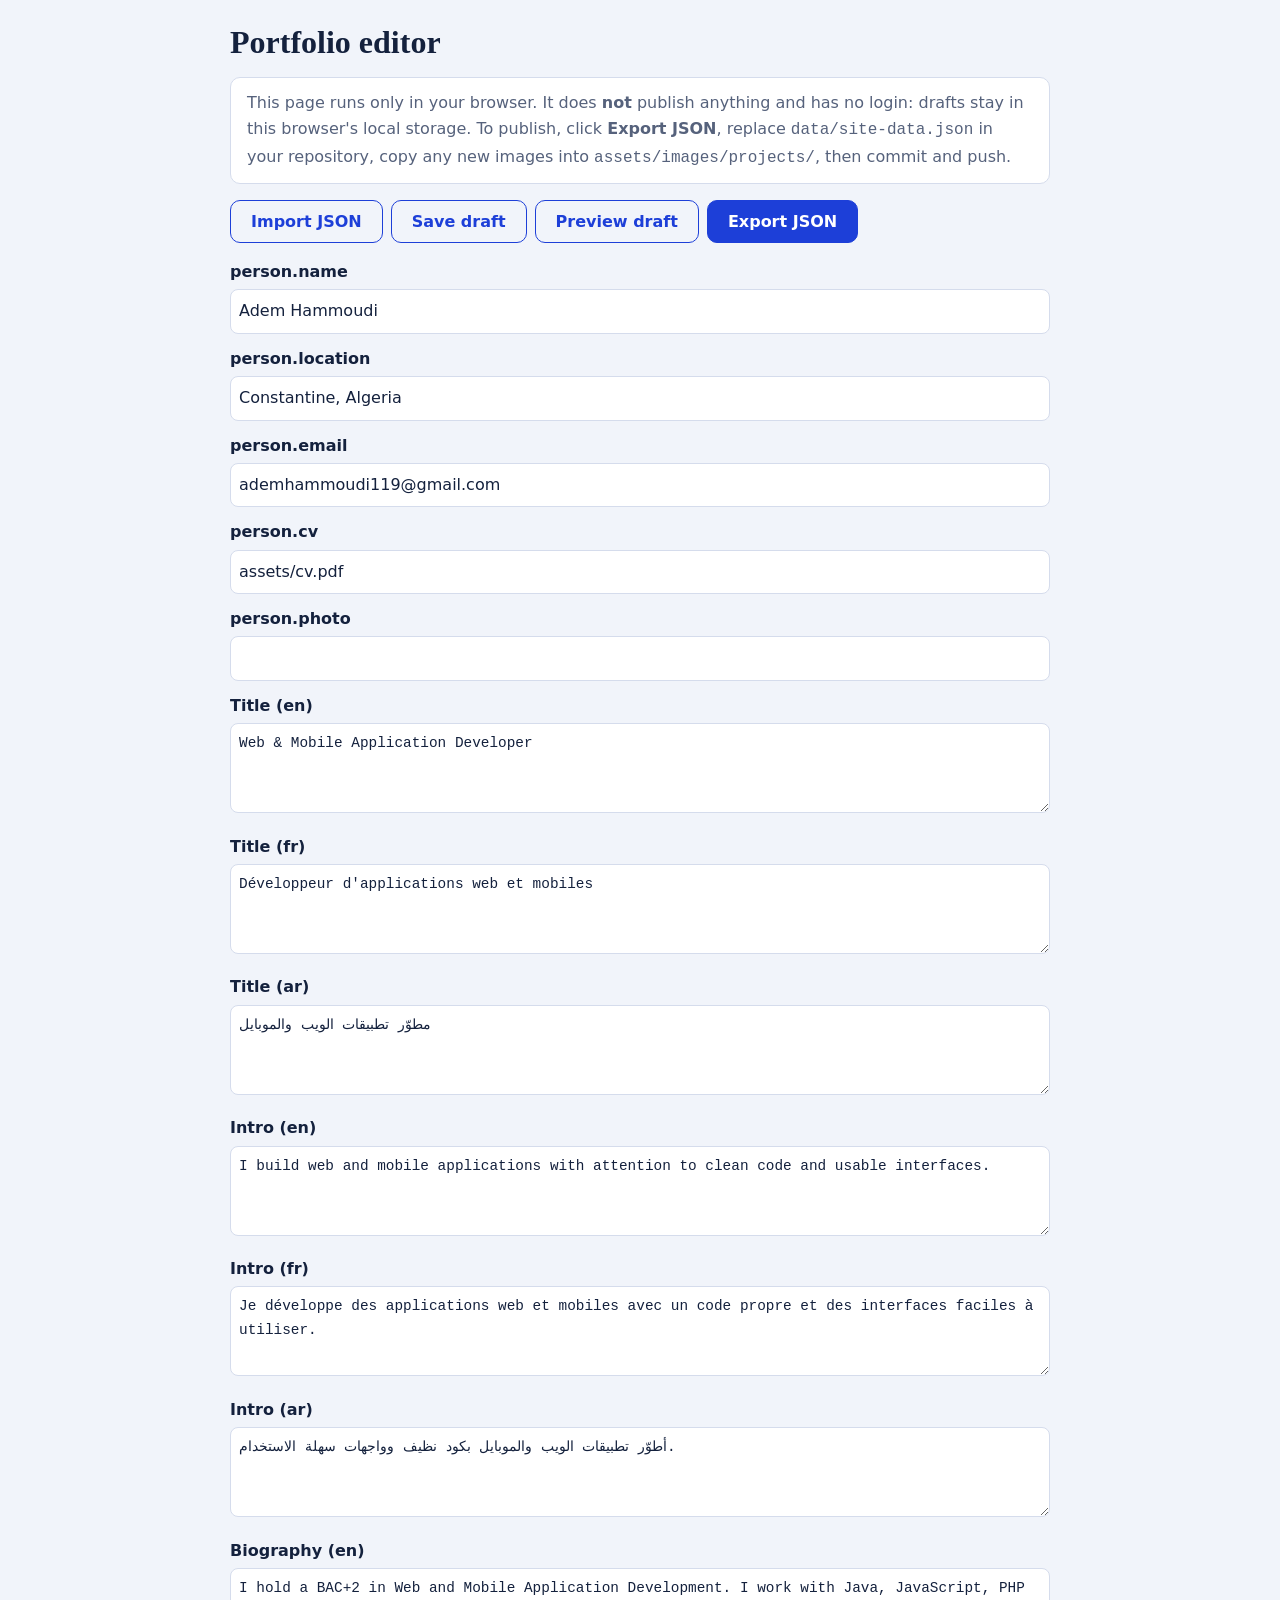
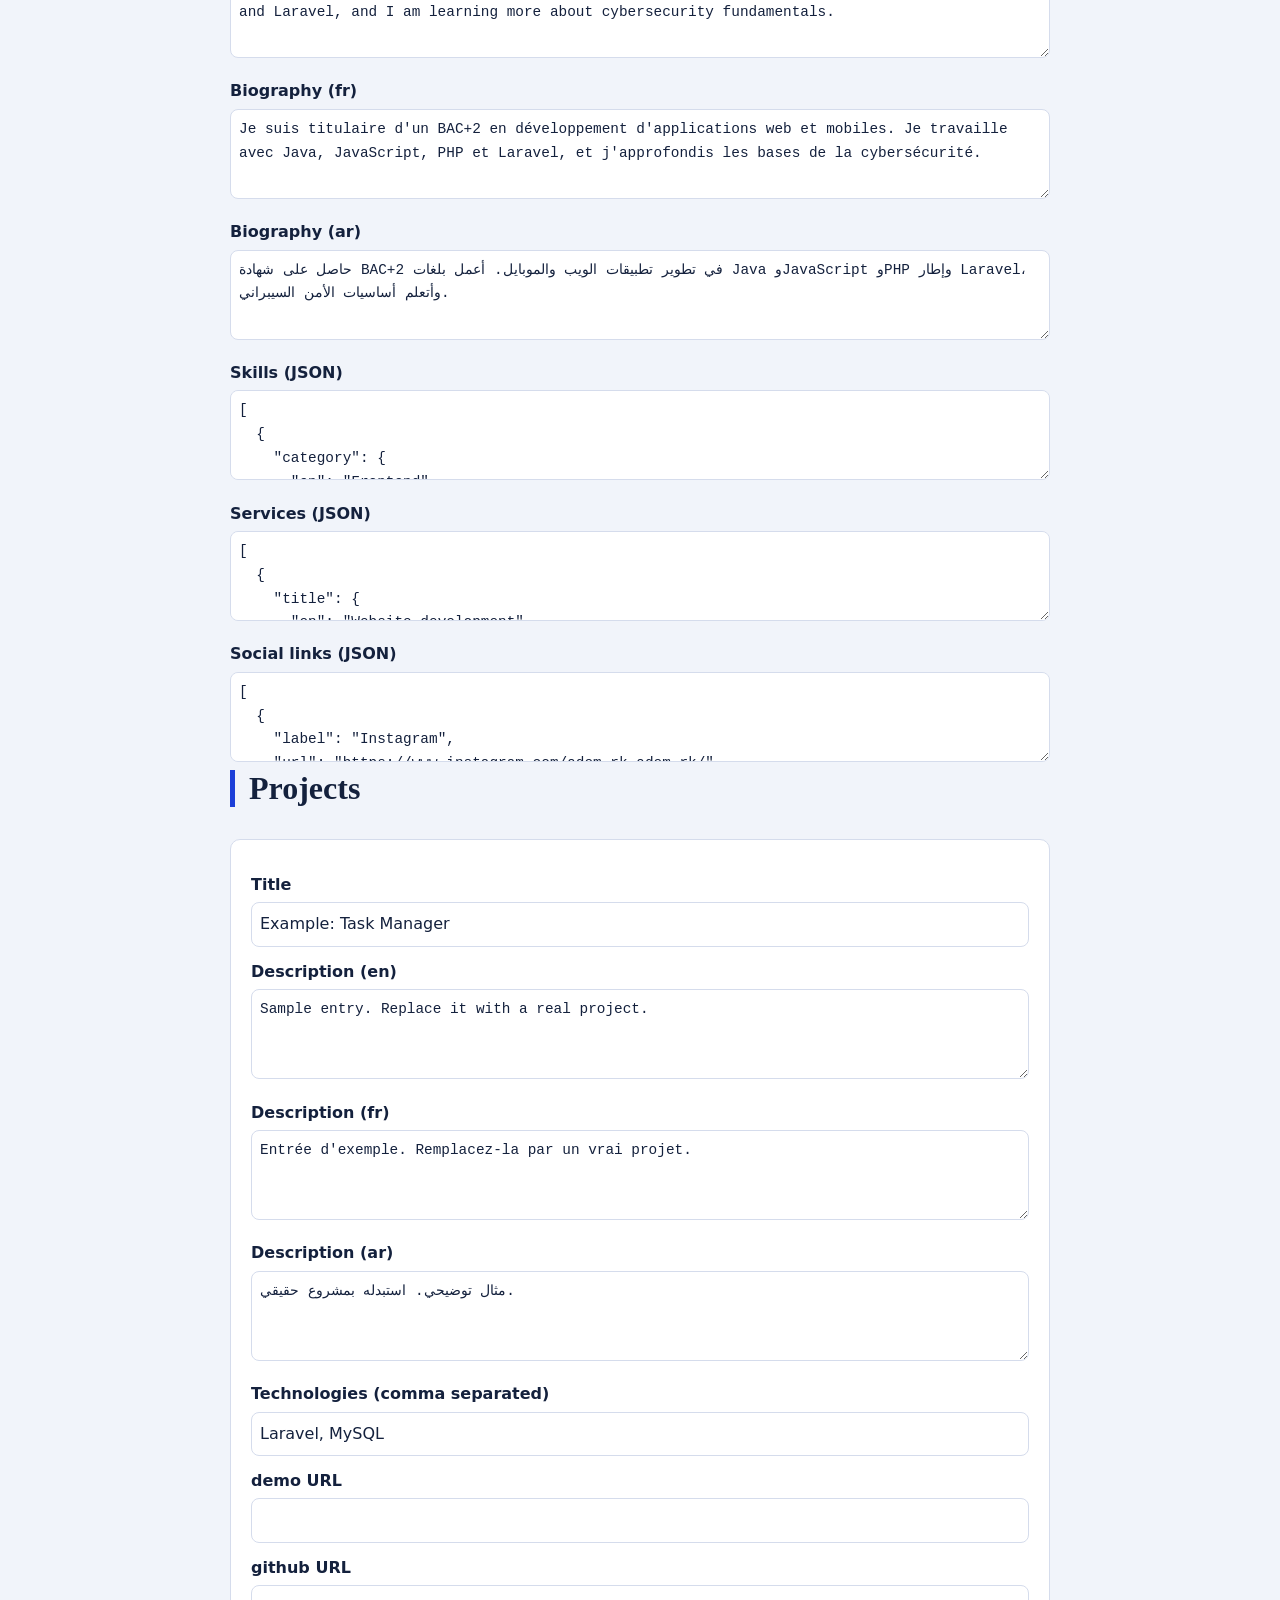
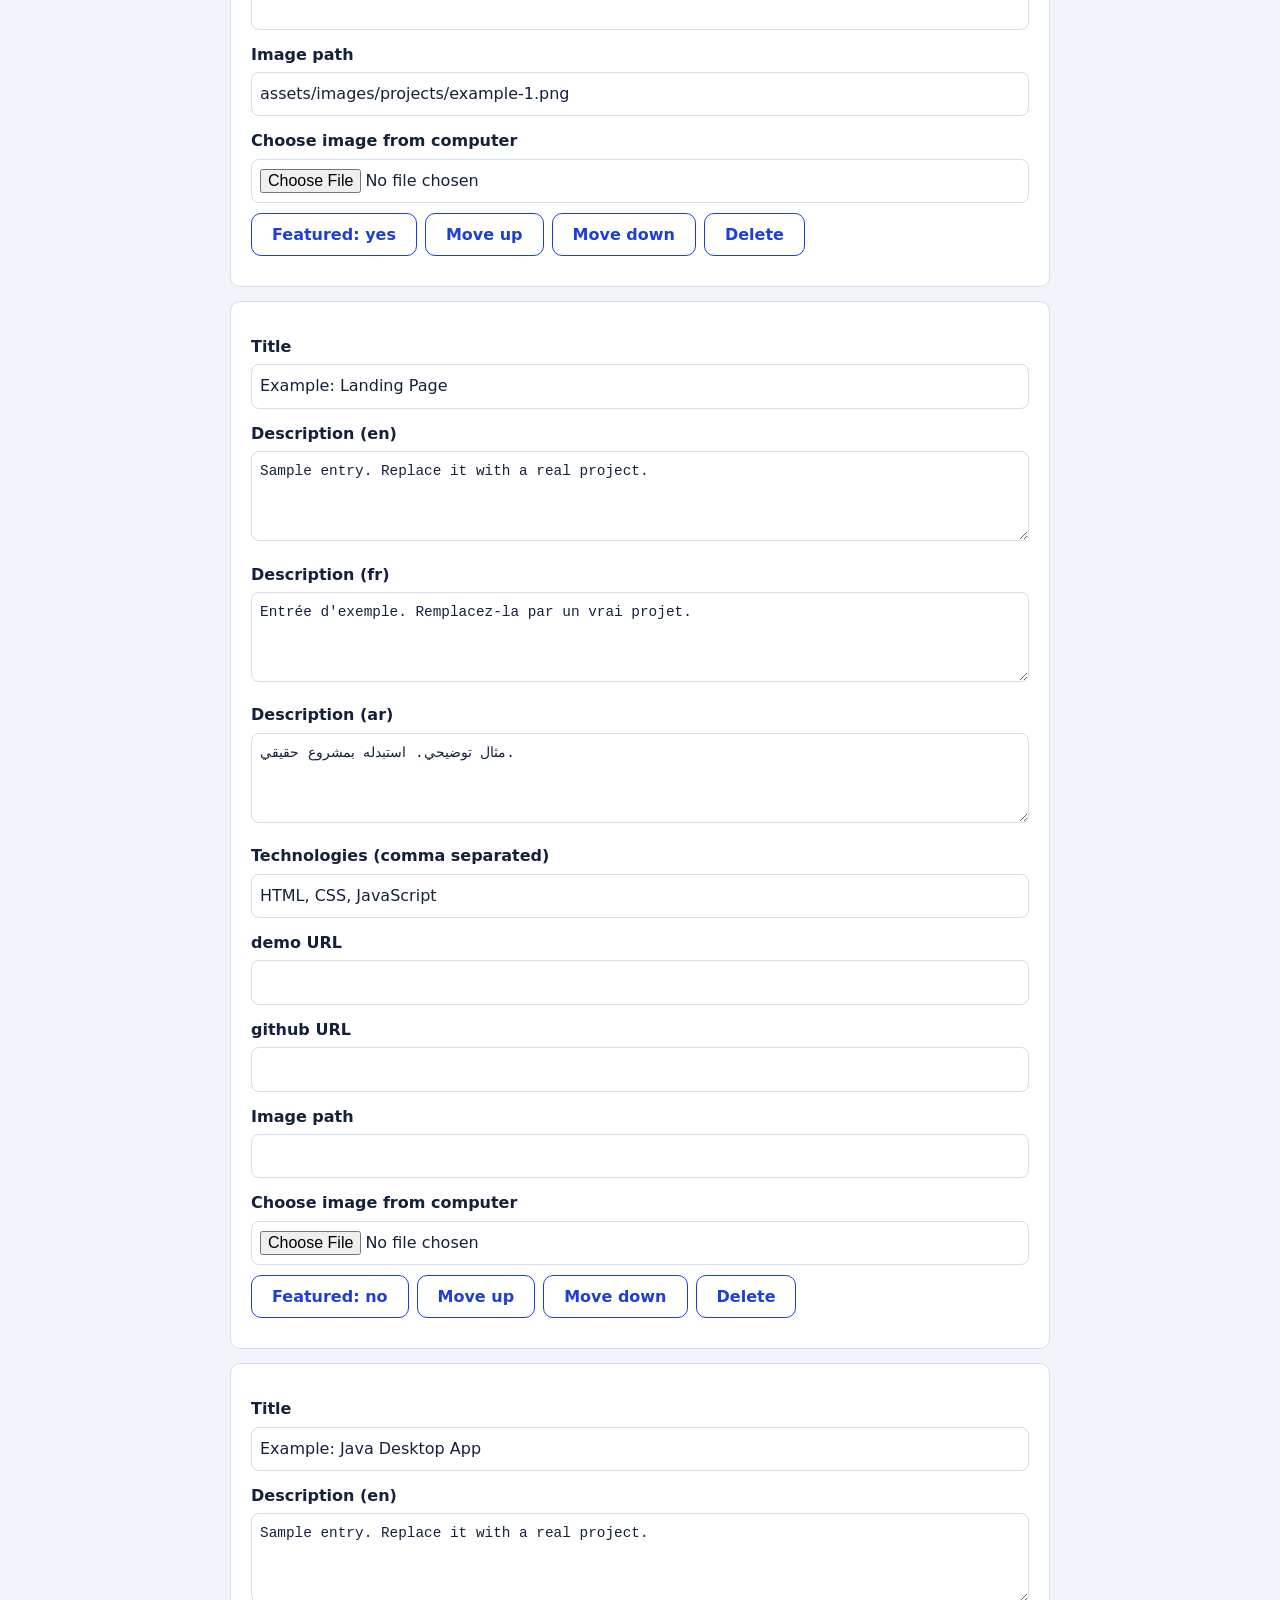
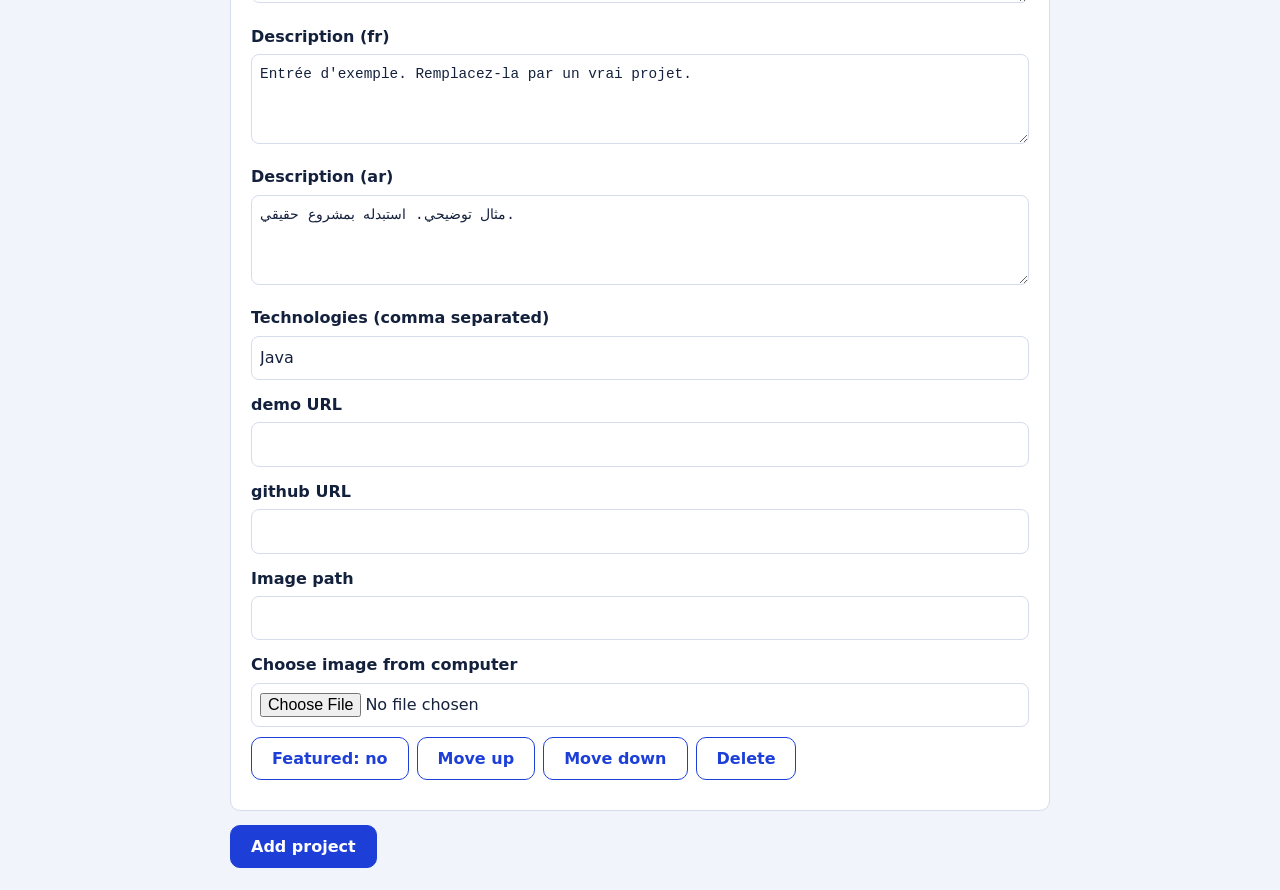
<file: admin/index.html>
<!DOCTYPE html>
<html lang="en"><head><meta charset="utf-8"><meta name="viewport" content="width=device-width, initial-scale=1">
<meta name="robots" content="noindex"><title>Portfolio editor</title>
<link rel="icon" href="../assets/icons/favicon.svg"><link rel="stylesheet" href="../css/style.css">
<style>main{max-width:860px;margin:auto;padding:24px 20px}label{display:block;font-weight:600;margin:12px 0 4px}
input,textarea{width:100%;padding:8px;border:1px solid var(--line);border-radius:8px;background:var(--surface);color:var(--ink);font:inherit}
textarea{min-height:90px;font-family:ui-monospace,Consolas,monospace;font-size:.9rem}.row{display:flex;gap:8px;flex-wrap:wrap;margin:10px 0}
.note{background:var(--surface);border:1px solid var(--line);border-radius:10px;padding:12px 16px;color:var(--muted)}.ok{color:#1b7a3a}.bad{color:#b3261e}
.proj-ed{margin:14px 0}</style></head>
<body><main>
<h1>Portfolio editor</h1>
<p class="note">This page runs only in your browser. It does <b>not</b> publish anything and has no login: drafts stay in this browser's local storage. To publish, click <b>Export JSON</b>, replace <code>data/site-data.json</code> in your repository, copy any new images into <code>assets/images/projects/</code>, then commit and push.</p>
<div class="row"><button class="btn" id="imp" type="button">Import JSON</button><input type="file" id="file" accept=".json" hidden>
<button class="btn" id="save" type="button">Save draft</button><button class="btn" id="prev" type="button">Preview draft</button><button class="btn primary" id="exp" type="button">Export JSON</button></div>
<p id="msg" role="status"></p>
<div id="form"></div>
<script>
(function(){
"use strict";
var L=["en","fr","ar"],KEY="portfolio-draft",d,$=function(s){return document.querySelector(s)};
function msg(t,ok){var m=$("#msg");m.textContent=t;m.className=ok?"ok":"bad"}
function validate(x){if(!x||typeof x!=="object")throw new Error("Not a JSON object.");
 if(!x.person||!x.person.name)throw new Error('Missing "person.name".');
 if(!Array.isArray(x.projects))throw new Error('"projects" must be a list.');
 ["skills","services","social"].forEach(function(k){if(x[k]&&!Array.isArray(x[k]))throw new Error('"'+k+'" must be a list.')});return x}
function load(){var s;try{s=localStorage.getItem(KEY)}catch(e){}
 if(s){try{d=validate(JSON.parse(s));draw();msg("Draft loaded.",1);return}catch(e){}}
 fetch("../data/site-data.json").then(function(r){return r.json()}).then(function(x){d=validate(x);draw()}).catch(function(e){msg("Could not load data ("+e.message+"). Use Import JSON.")})}
function field(label,get,set,area){var w=document.createElement("div"),l=document.createElement("label"),i=document.createElement(area?"textarea":"input");
 l.textContent=label;i.value=get()||"";i.oninput=function(){set(i.value)};w.append(l,i);return w}
function loc(label,o,k){o[k]=typeof o[k]==="object"&&o[k]?o[k]:{en:o[k]||""};var f=document.createElement("div");
 L.forEach(function(g){f.appendChild(field(label+" ("+g+")",function(){return o[k][g]},function(v){o[k][g]=v},1))});return f}
function json(label,o,k){return field(label+" (JSON)",function(){return JSON.stringify(o[k]||[],null,2)},function(v){try{o[k]=JSON.parse(v);msg("",1)}catch(e){msg(label+": invalid JSON — "+e.message)}},1)}
function draw(){var f=$("#form");f.textContent="";var p=d.person;
 ["name","location","email","cv","photo"].forEach(function(k){f.appendChild(field("person."+k,function(){return p[k]},function(v){p[k]=v}))});
 f.appendChild(loc("Title",p,"title"));f.appendChild(loc("Intro",d,"intro"));f.appendChild(loc("Biography",d,"bio"));
 f.appendChild(json("Skills",d,"skills"));f.appendChild(json("Services",d,"services"));f.appendChild(json("Social links",d,"social"));
 var h=document.createElement("h2");h.textContent="Projects";f.appendChild(h);
 d.projects.forEach(function(pr,i){var b=document.createElement("div");b.className="panel proj-ed";
  b.appendChild(field("Title",function(){return pr.title},function(v){pr.title=v}));b.appendChild(loc("Description",pr,"description"));
  b.appendChild(field("Technologies (comma separated)",function(){return(pr.tech||[]).join(", ")},function(v){pr.tech=v.split(",").map(function(s){return s.trim()}).filter(Boolean)}));
  ["demo","github"].forEach(function(k){b.appendChild(field(k+" URL",function(){return pr[k]},function(v){pr[k]=v}))});
  b.appendChild(field("Image path",function(){return pr.image},function(v){pr.image=v}));
  var pick=document.createElement("input");pick.type="file";pick.accept="image/*";pick.onchange=function(){if(pick.files[0]){var n=pick.files[0].name;pr.image="assets/images/projects/"+n.replace(/[^\w.\-]/g,"-");draw();msg("Path set. Now copy "+n+" into assets/images/projects/ yourself: the browser cannot save files there.",1)}};
  var l=document.createElement("label");l.textContent="Choose image from computer";b.append(l,pick);
  var r=document.createElement("div");r.className="row";
  [["Featured: "+(pr.featured?"yes":"no"),function(){pr.featured=!pr.featured}],["Move up",function(){if(i>0){d.projects.splice(i-1,0,d.projects.splice(i,1)[0])}}],["Move down",function(){if(i<d.projects.length-1){d.projects.splice(i+1,0,d.projects.splice(i,1)[0])}}],["Delete",function(){if(confirm("Delete this project?"))d.projects.splice(i,1)}]].forEach(function(a){var bt=document.createElement("button");bt.className="btn";bt.type="button";bt.textContent=a[0];bt.onclick=function(){a[1]();draw()};r.appendChild(bt)});
  b.appendChild(r);f.appendChild(b)});
 var add=document.createElement("button");add.className="btn primary";add.type="button";add.textContent="Add project";add.onclick=function(){d.projects.push({id:"project-"+Date.now(),title:"New project",description:{en:""},tech:[],image:"",screenshots:[],demo:"",github:"",featured:false});draw()};f.appendChild(add)}
$("#save").onclick=function(){try{localStorage.setItem(KEY,JSON.stringify(validate(d)));msg("Draft saved in this browser only.",1)}catch(e){msg(e.message)}};
$("#prev").onclick=function(){try{localStorage.setItem(KEY,JSON.stringify(validate(d)));window.open("../index.html?preview=1","_blank")}catch(e){msg(e.message)}};
$("#exp").onclick=function(){try{validate(d);var a=document.createElement("a");a.href=URL.createObjectURL(new Blob([JSON.stringify(d,null,2)],{type:"application/json"}));a.download="site-data.json";a.click();msg("Exported. Replace data/site-data.json in your repository.",1)}catch(e){msg(e.message)}};
$("#imp").onclick=function(){$("#file").click()};
$("#file").onchange=function(e){var fr=new FileReader();fr.onload=function(){try{d=validate(JSON.parse(fr.result));draw();msg("Imported.",1)}catch(x){msg("Import failed: "+x.message)}};if(e.target.files[0])fr.readAsText(e.target.files[0])};
load();
})();
</script></main></body></html>
</file>
<file: css/style.css>
:root{--bg:#f1f4fa;--surface:#fff;--ink:#14213d;--muted:#56627c;--line:#d5dcec;--accent:#1d3fd8;--accent-ink:#fff;--r:10px}
[data-theme=dark]{--bg:#0e1626;--surface:#16213a;--ink:#e8edf8;--muted:#9aa8c7;--line:#27345a;--accent:#7f9bff;--accent-ink:#0e1626}
*{box-sizing:border-box}html{scroll-behavior:smooth;scroll-padding-top:70px}
body{margin:0;background:var(--bg);color:var(--ink);font:16px/1.65 system-ui,"Segoe UI",Tahoma,sans-serif;transition:background .2s,color .2s}
[dir=rtl] body{font-family:"Segoe UI",Tahoma,system-ui,sans-serif}
h1,h2,h3{font-family:Georgia,"Times New Roman",serif;line-height:1.15;margin:0 0 .5em;font-weight:700}
a{color:var(--accent)}img{max-width:100%;display:block}
:focus-visible{outline:3px solid var(--accent);outline-offset:2px}
.skip{position:absolute;inset-inline-start:-999px}.skip:focus{inset-inline-start:8px;top:8px;background:var(--surface);padding:8px;z-index:20}
.wrap{max-width:1080px;margin-inline:auto;padding:72px 20px 8px}
.top{position:sticky;top:0;z-index:10;display:flex;align-items:center;gap:16px;padding:12px 20px;background:color-mix(in srgb,var(--bg) 88%,transparent);backdrop-filter:blur(8px);border-bottom:1px solid var(--line)}
.brand{font:700 1.4rem Georgia,serif;text-decoration:none;color:var(--ink)}.brand span{color:var(--accent)}
nav{display:flex;gap:18px;margin-inline-start:auto}nav a{color:var(--muted);text-decoration:none;font-weight:600}nav a:hover{color:var(--accent)}
.ctrl{display:flex;gap:8px}
.ctrl select,.ctrl button{background:var(--surface);color:var(--ink);border:1px solid var(--line);border-radius:8px;padding:6px 10px;font:inherit;cursor:pointer}
#burger{display:none}
.hero{display:grid;grid-template-columns:1.3fr 1fr;gap:40px;align-items:center;min-height:78vh;padding-top:40px}
.hero h1{font-size:clamp(2.6rem,7vw,4.8rem);letter-spacing:-.02em}
.hero .role{font-size:1.2rem;color:var(--accent);font-weight:600;margin:0 0 12px}
.hero p{color:var(--muted);max-width:52ch}
.btns{display:flex;flex-wrap:wrap;gap:12px;margin-top:24px}
.btn{display:inline-block;padding:11px 20px;border-radius:var(--r);border:1px solid var(--accent);color:var(--accent);text-decoration:none;font-weight:600;background:none;font-family:inherit;font-size:1rem;cursor:pointer;transition:transform .15s,background .15s}
.btn.primary{background:var(--accent);color:var(--accent-ink)}.btn:hover{transform:translateY(-2px)}
.card-id{background:var(--surface);border:1px solid var(--line);border-radius:var(--r);padding:22px;font:.92rem/1.9 ui-monospace,Consolas,monospace;direction:ltr;text-align:left;animation:rise .7s both}
.card-id b{color:var(--accent);font-weight:600}
@keyframes rise{from{opacity:0;transform:translateY(14px)}}
h2{font-size:2rem;margin-bottom:1em;padding-inline-start:14px;border-inline-start:5px solid var(--accent)}
.grid{display:grid;grid-template-columns:repeat(auto-fill,minmax(260px,1fr));gap:20px}
.panel{background:var(--surface);border:1px solid var(--line);border-radius:var(--r);padding:20px}
.panel h3{font-size:1.1rem}.chips{display:flex;flex-wrap:wrap;gap:6px;padding:0;margin:8px 0 0;list-style:none}
.chip{border:1px solid var(--line);border-radius:99px;padding:2px 11px;font-size:.85rem;color:var(--muted);background:none;font-family:inherit}
button.chip{cursor:pointer}button.chip[aria-pressed=true]{background:var(--accent);color:var(--accent-ink);border-color:var(--accent)}
.filters{display:flex;flex-wrap:wrap;gap:8px;margin-bottom:20px}
.proj{padding:0;overflow:hidden;display:flex;flex-direction:column;transition:transform .15s}.proj:hover{transform:translateY(-3px)}
.proj img{aspect-ratio:16/10;object-fit:cover;width:100%;background:var(--line)}
.proj .body{padding:18px;display:flex;flex-direction:column;gap:8px;flex:1}
.proj p{margin:0;color:var(--muted);font-size:.95rem}.proj .links{margin-top:auto;display:flex;gap:14px;padding-top:8px;font-weight:600}
.tag{font-size:.78rem;font-weight:700;color:var(--accent)}
.err{background:#fde8e8;color:#8a1c1c;border-radius:var(--r);margin-top:20px;padding:14px 20px}
.foot{color:var(--muted);text-align:center;padding-bottom:40px;font-size:.9rem}
@media(max-width:760px){
 .hero{grid-template-columns:1fr;min-height:0}
 #burger{display:block}
 nav{display:none;position:absolute;top:100%;inset-inline:0;flex-direction:column;background:var(--bg);padding:14px 20px;border-bottom:1px solid var(--line);gap:12px}
 nav.open{display:flex}
}
@media(prefers-reduced-motion:reduce){*{animation:none!important;transition:none!important;scroll-behavior:auto!important}}
</file>
